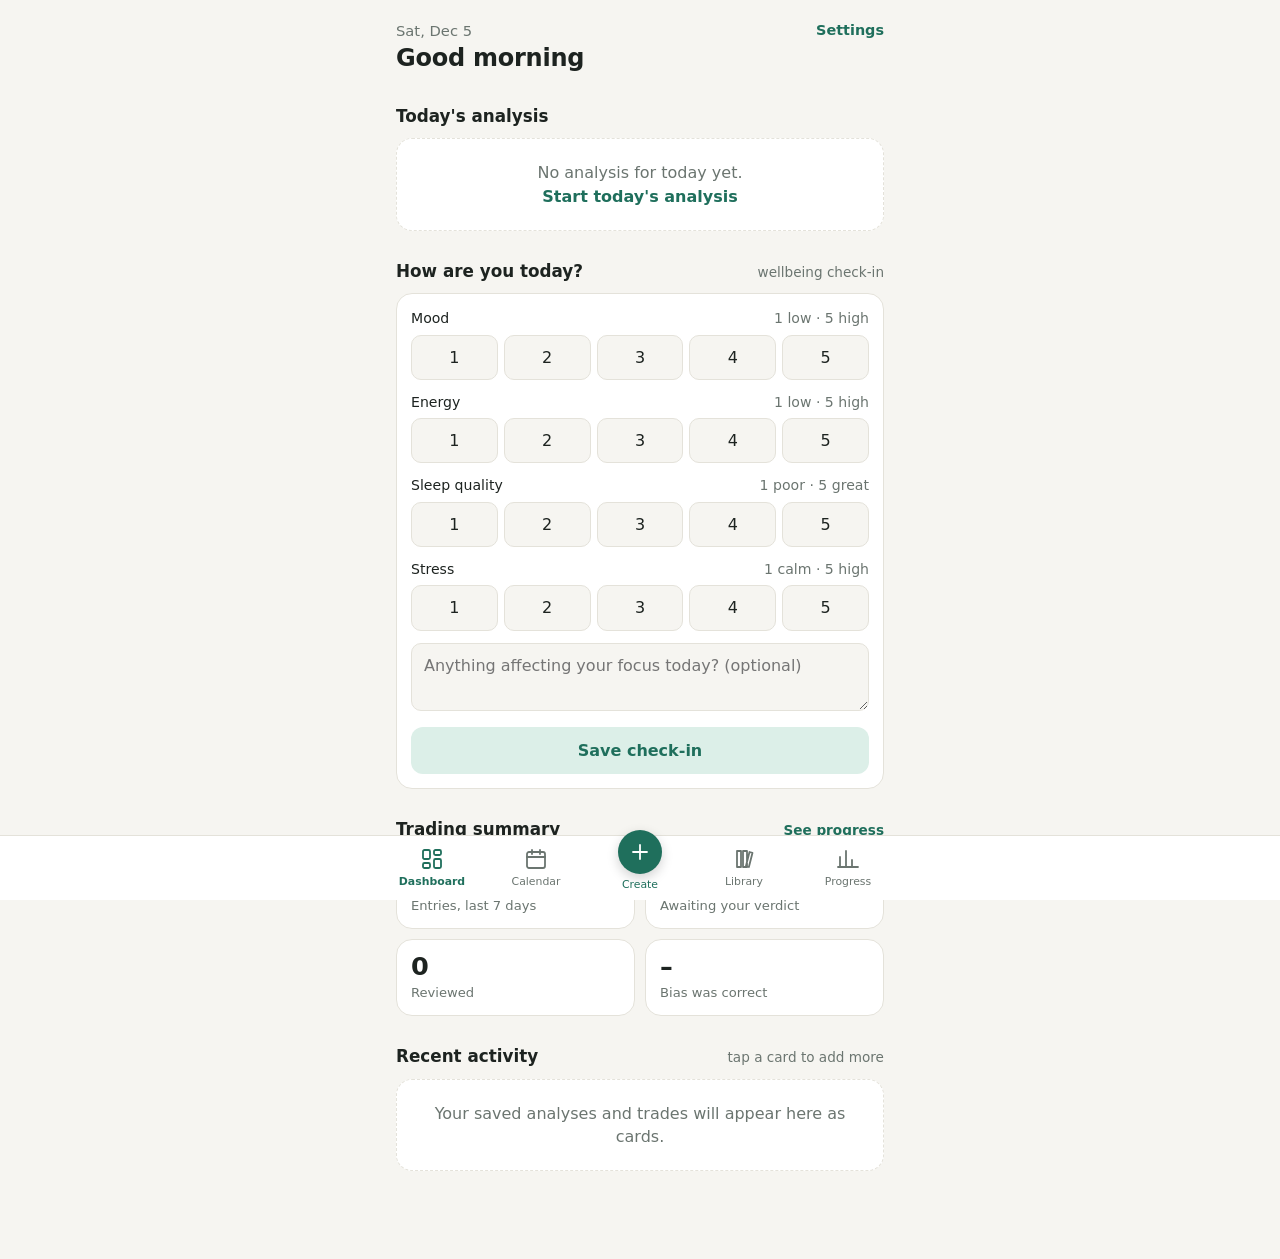
<file: index.html>
<!doctype html>
<html lang="en">
<head>
  <meta charset="utf-8">
  <meta name="viewport" content="width=device-width, initial-scale=1, viewport-fit=cover">
  <meta name="theme-color" content="#1f6f5c">
  <link rel="manifest" href="manifest.webmanifest">
  <link rel="icon" href="icons/icon-192.png">
  <link rel="apple-touch-icon" href="icons/apple-touch-icon.png">
  <meta name="mobile-web-app-capable" content="yes">
  <meta name="apple-mobile-web-app-capable" content="yes">
  <meta name="apple-mobile-web-app-title" content="Journal">
  <title>Dashboard · Trading Journal</title>
  <link rel="stylesheet" href="css/style.css">
</head>
<body>
  <main class="page">
    <div style="display:flex;justify-content:space-between;align-items:center">
      <p class="sub" id="todayLabel"></p>
      <a class="link" href="settings.html" style="font-size:.9rem">Settings</a>
    </div>
    <h1 id="greeting">Hello</h1>

    <h2>Today's analysis</h2>
    <div id="todayList"></div>

    <h2>How are you today? <small>wellbeing check-in</small></h2>
    <div class="card">
      <div id="checkinFields"></div>
      <textarea id="checkinNote" placeholder="Anything affecting your focus today? (optional)"></textarea>
      <div style="height:10px"></div>
      <button class="btn secondary" id="saveCheckin" type="button">Save check-in</button>
    </div>

    <h2>Trading summary <small><a class="link" href="progress.html">See progress</a></small></h2>
    <div class="tiles" id="summary"></div>
    <div class="insight" id="insight" hidden></div>

    <div class="insight" id="backupNote" hidden></div>

    <h2>Recent activity <small>tap a card to add more</small></h2>
    <div id="recentList"></div>
  </main>

  <nav id="nav"></nav>
  <script src="js/store.js"></script>
  <script src="js/ui.js"></script>
  <script src="js/dashboard.js"></script>
</body>
</html>
</file>
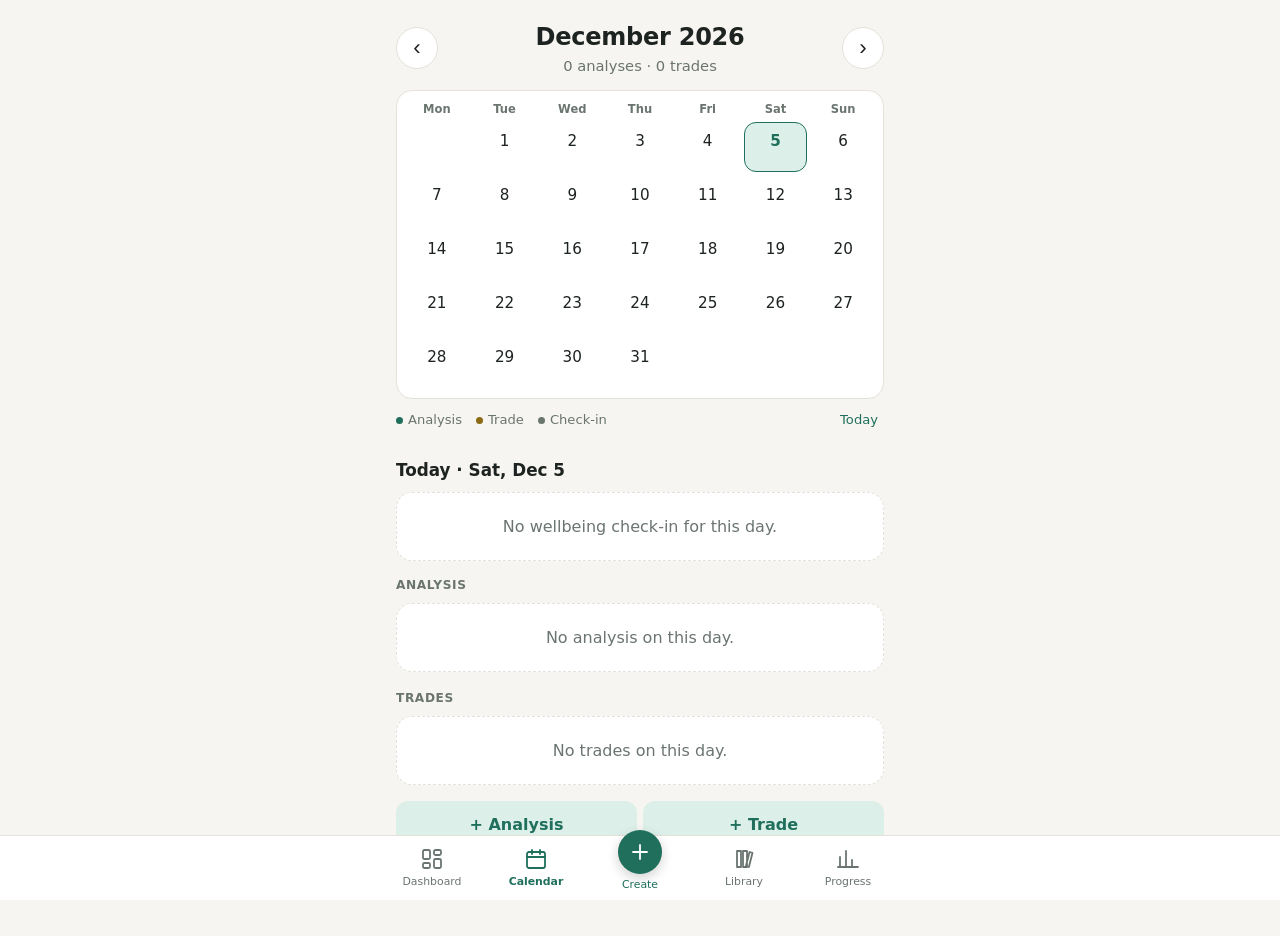
<file: calendar.html>
<!doctype html>
<html lang="en">
<head>
  <meta charset="utf-8">
  <meta name="viewport" content="width=device-width, initial-scale=1, viewport-fit=cover">
  <meta name="theme-color" content="#1f6f5c">
  <link rel="manifest" href="manifest.webmanifest">
  <link rel="icon" href="icons/icon-192.png">
  <link rel="apple-touch-icon" href="icons/apple-touch-icon.png">
  <meta name="mobile-web-app-capable" content="yes">
  <meta name="apple-mobile-web-app-capable" content="yes">
  <meta name="apple-mobile-web-app-title" content="Journal">
  <title>Calendar · Trading Journal</title>
  <link rel="stylesheet" href="css/style.css">
</head>
<body>
  <main class="page">
    <div class="calhead">
      <button type="button" id="prev" aria-label="Previous month">‹</button>
      <div class="calmid">
        <h1 id="monthTitle" style="margin:0"></h1>
        <p class="sub" id="monthSummary"></p>
      </div>
      <button type="button" id="next" aria-label="Next month">›</button>
    </div>

    <div class="card calcard">
      <div class="cal dow" id="dow"></div>
      <div class="cal" id="grid"></div>
    </div>
    <div class="legend">
      <span><i class="dot a"></i>Analysis</span>
      <span><i class="dot t"></i>Trade</span>
      <span><i class="dot c"></i>Check-in</span>
      <button type="button" id="todayBtn" class="link" style="margin-left:auto;background:none;border:0;font:inherit;cursor:pointer">Today</button>
    </div>

    <h2 id="dayTitle"></h2>
    <div id="dayCheckin"></div>

    <div class="subhead" style="margin-top:16px">Analysis</div>
    <div id="dayAnalyses"></div>
    <div class="subhead">Trades</div>
    <div id="dayTrades"></div>

    <div class="seg two" style="margin-top:16px">
      <a class="btn secondary" id="addAnalysis" href="create.html">+ Analysis</a>
      <a class="btn secondary" id="addTrade" href="create.html">+ Trade</a>
    </div>
  </main>

  <nav id="nav"></nav>
  <script src="js/store.js"></script>
  <script src="js/ui.js"></script>
  <script src="js/calendar.js"></script>
</body>
</html>
</file>
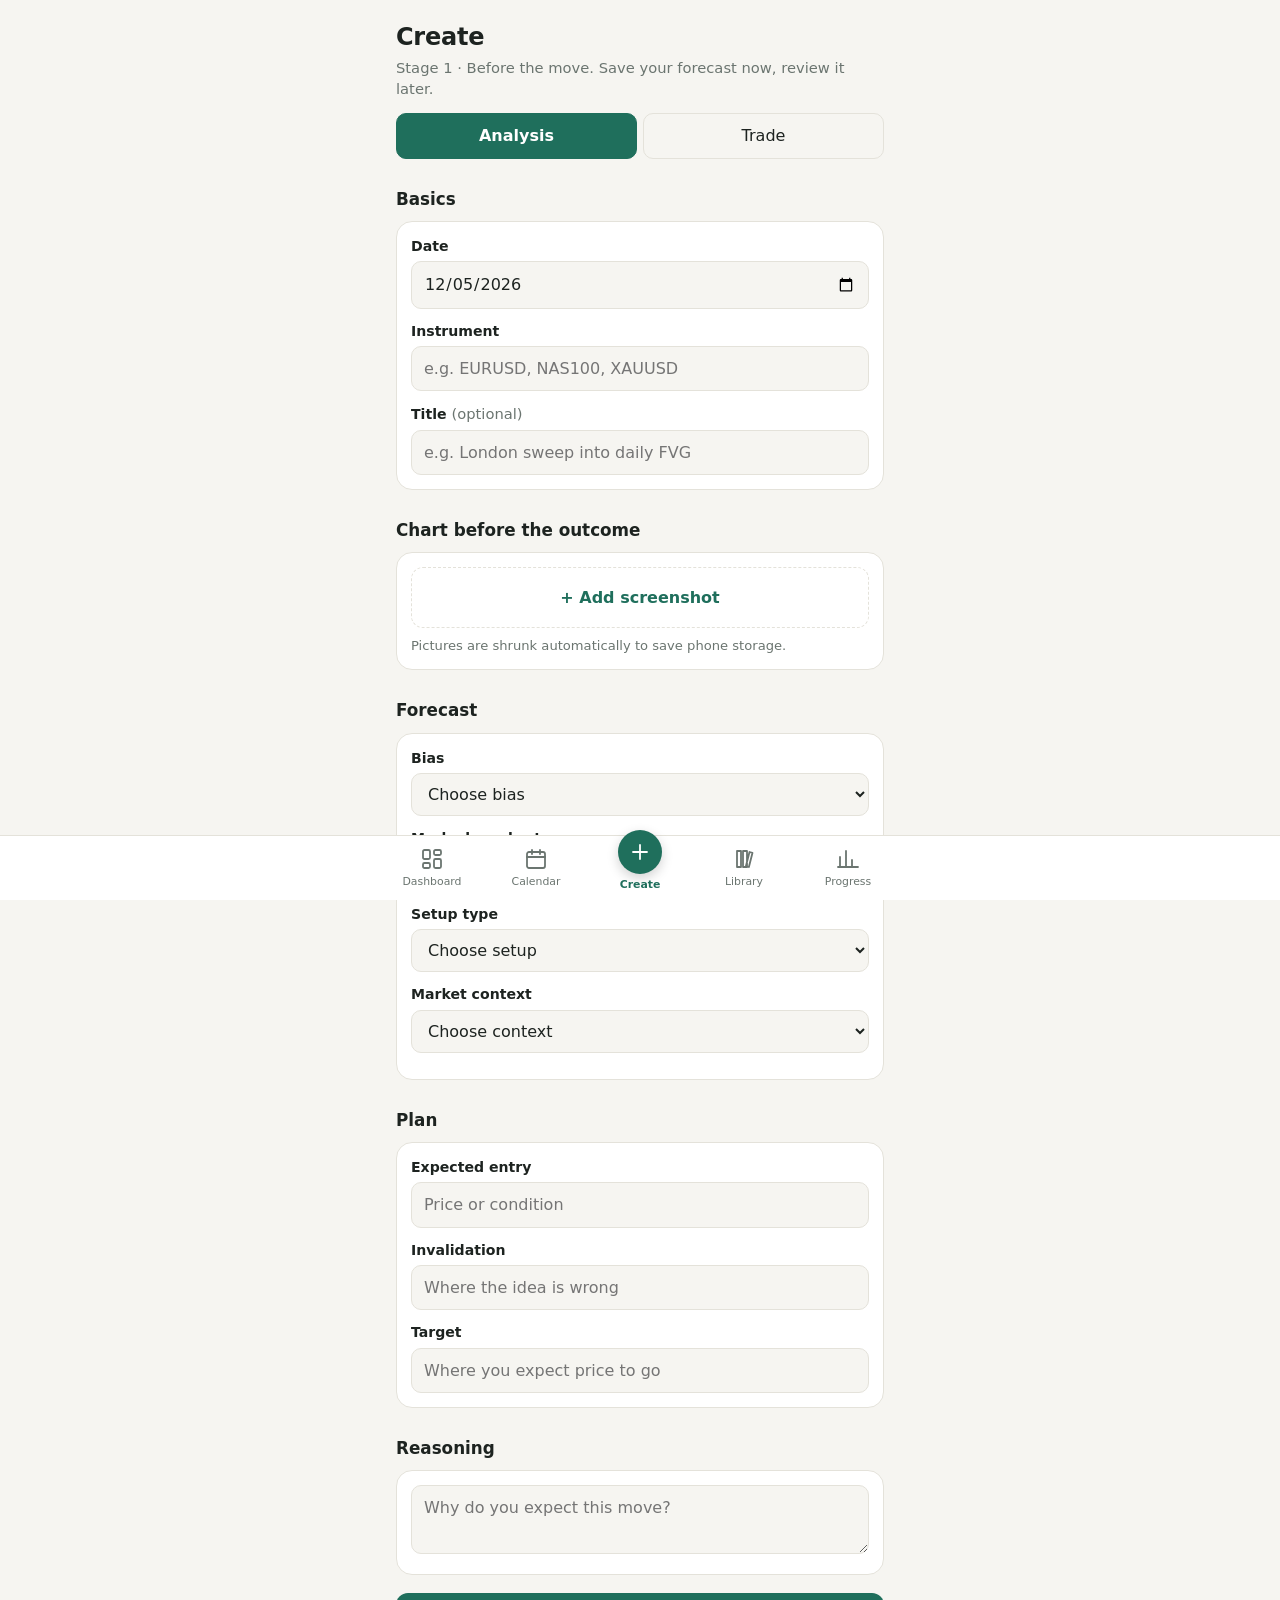
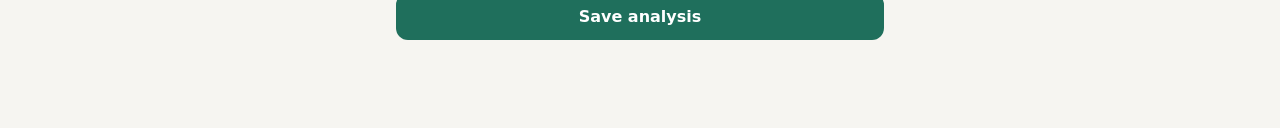
<file: create.html>
<!doctype html>
<html lang="en">
<head>
  <meta charset="utf-8">
  <meta name="viewport" content="width=device-width, initial-scale=1, viewport-fit=cover">
  <meta name="theme-color" content="#1f6f5c">
  <link rel="manifest" href="manifest.webmanifest">
  <link rel="icon" href="icons/icon-192.png">
  <link rel="apple-touch-icon" href="icons/apple-touch-icon.png">
  <meta name="mobile-web-app-capable" content="yes">
  <meta name="apple-mobile-web-app-capable" content="yes">
  <meta name="apple-mobile-web-app-title" content="Journal">
  <title>Create · Trading Journal</title>
  <link rel="stylesheet" href="css/style.css">
</head>
<body>
  <main class="page">
    <h1>Create</h1>
    <p class="sub">Stage 1 · Before the move. Save your forecast now, review it later.</p>

    <div class="seg two" id="typeSeg" style="margin-top:14px">
      <button type="button" data-t="analysis" aria-pressed="true">Analysis</button>
      <button type="button" data-t="trade" aria-pressed="false">Trade</button>
    </div>

    <h2>Basics</h2>
    <div class="card">
      <div class="field"><label for="date">Date</label><input type="date" id="date"></div>
      <div class="field"><label for="instrument">Instrument</label><input id="instrument" placeholder="e.g. EURUSD, NAS100, XAUUSD" autocapitalize="characters"></div>
      <div class="field" style="margin-bottom:0"><label for="title">Title <span class="sub">(optional)</span></label><input id="title" placeholder="e.g. London sweep into daily FVG"></div>
    </div>

    <h2>Chart before the outcome <small id="imgCount"></small></h2>
    <div class="card">
      <div class="thumbs" id="thumbs"></div>
      <label class="upload" id="uploadBtn">
        <input type="file" id="file" accept="image/*" multiple hidden>
        <span>+ Add screenshot</span>
      </label>
      <p class="hint">Pictures are shrunk automatically to save phone storage.</p>
    </div>

    <h2>Forecast</h2>
    <div class="card">
      <div class="field"><label for="bias">Bias</label>
        <select id="bias">
          <option value="">Choose bias</option>
          <option value="bullish">Bullish</option>
          <option value="bearish">Bearish</option>
          <option value="neutral">Neutral</option>
        </select>
      </div>
      <div class="field"><label>Marked on chart</label><div class="chipbtns" id="markings"></div></div>
      <div class="field"><label for="setup">Setup type</label><select id="setup"></select></div>
      <div class="field"><label for="context">Market context</label><select id="context"></select></div>
    </div>

    <h2>Plan</h2>
    <div class="card">
      <div class="field"><label for="entry">Expected entry</label><input id="entry" placeholder="Price or condition"></div>
      <div class="field"><label for="invalidation">Invalidation</label><input id="invalidation" placeholder="Where the idea is wrong"></div>
      <div class="field" style="margin-bottom:0"><label for="target">Target</label><input id="target" placeholder="Where you expect price to go"></div>
    </div>

    <h2>Reasoning</h2>
    <div class="card">
      <textarea id="reasoning" placeholder="Why do you expect this move?"></textarea>
    </div>

    <div style="height:18px"></div>
    <button class="btn" id="save" type="button">Save analysis</button>
  </main>

  <nav id="nav"></nav>
  <script src="js/store.js"></script>
  <script src="js/ui.js"></script>
  <script src="js/create.js"></script>
</body>
</html>
</file>
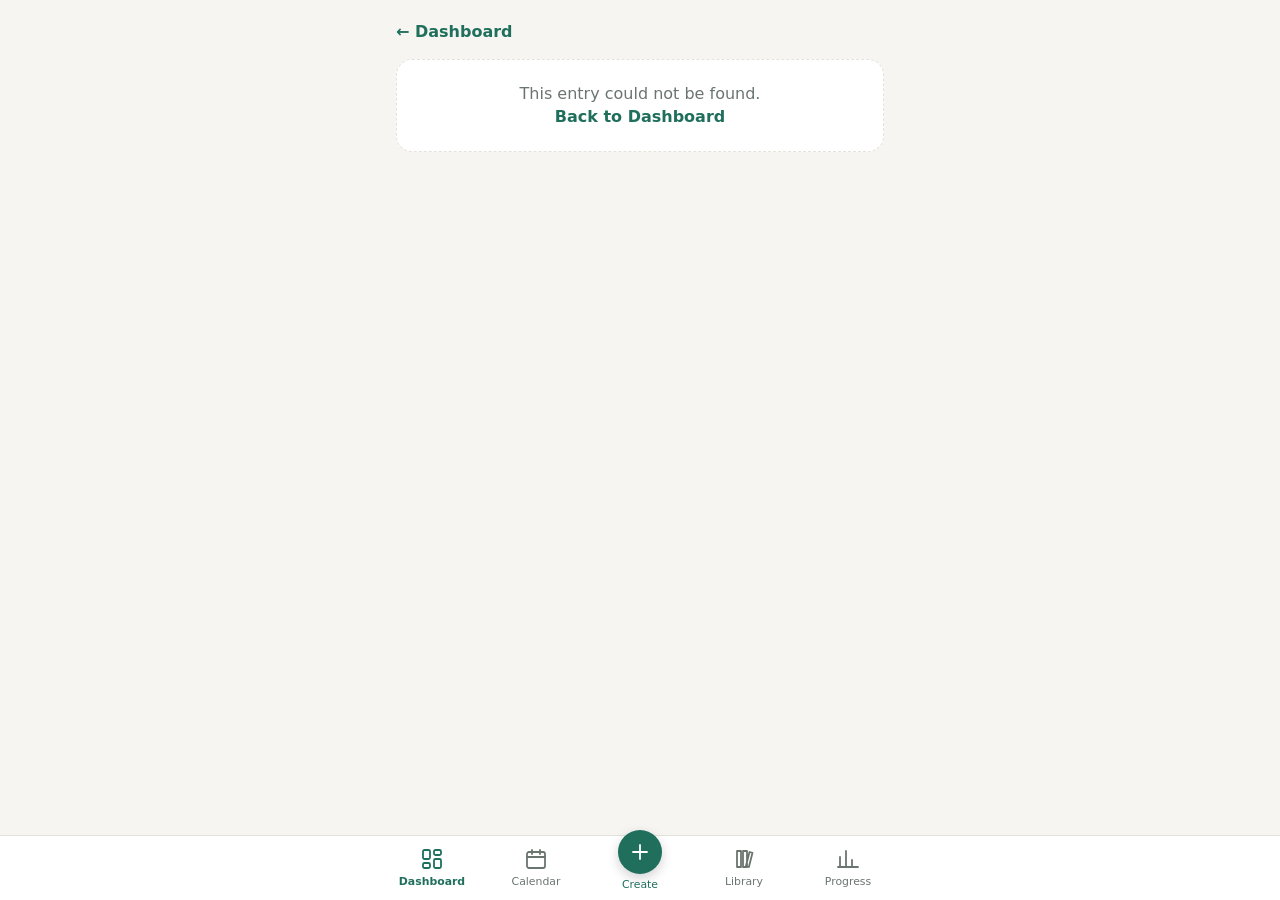
<file: entry.html>
<!doctype html>
<html lang="en">
<head>
  <meta charset="utf-8">
  <meta name="viewport" content="width=device-width, initial-scale=1, viewport-fit=cover">
  <meta name="theme-color" content="#1f6f5c">
  <link rel="manifest" href="manifest.webmanifest">
  <link rel="icon" href="icons/icon-192.png">
  <link rel="apple-touch-icon" href="icons/apple-touch-icon.png">
  <meta name="mobile-web-app-capable" content="yes">
  <meta name="apple-mobile-web-app-capable" content="yes">
  <meta name="apple-mobile-web-app-title" content="Journal">
  <title>Entry · Trading Journal</title>
  <link rel="stylesheet" href="css/style.css">
</head>
<body>
  <main class="page">
    <a class="link" href="index.html">← Dashboard</a>

    <div id="missing" hidden class="card empty" style="margin-top:16px">
      This entry could not be found.<br><a href="index.html">Back to Dashboard</a>
    </div>

    <div id="content">
      <h1 id="hTitle" style="margin-top:10px"></h1>
      <p class="sub" id="hMeta"></p>
      <div class="row" id="hTags" style="display:flex;gap:6px;flex-wrap:wrap;margin-top:8px"></div>
      <p class="hint" id="status">Changes save automatically.</p>

      <details class="stage" id="dDetails">
        <summary>Details</summary>
        <div class="card">
          <div class="field"><label for="fType">Type</label>
            <select id="fType" data-k="type"><option value="analysis">Analysis</option><option value="trade">Trade</option></select></div>
          <div class="field"><label for="fDate">Date</label><input type="date" id="fDate" data-k="date"></div>
          <div class="field"><label for="fInstrument">Instrument</label><input id="fInstrument" data-k="instrument" autocapitalize="characters"></div>
          <div class="field" style="margin-bottom:0"><label for="fTitle">Title</label><input id="fTitle" data-k="title"></div>
        </div>
      </details>

      <details class="stage" id="dS1">
        <summary>Stage 1 · Before the move</summary>
        <div class="card">
          <div class="subhead" style="margin-top:0">Chart before the outcome <span id="count1"></span></div>
          <div class="thumbs" id="thumbs1"></div>
          <label class="upload" id="upload1"><input type="file" id="file1" accept="image/*" multiple hidden><span>+ Add screenshot</span></label>

          <div class="subhead">Forecast</div>
          <div class="field"><label for="fBias">Bias</label>
            <select id="fBias" data-k="stage1_forecast.bias">
              <option value="">Choose bias</option><option value="bullish">Bullish</option><option value="bearish">Bearish</option><option value="neutral">Neutral</option>
            </select></div>
          <div class="field"><label>Marked on chart</label><div class="chipbtns" id="markings"></div></div>
          <div class="field"><label for="fSetup1">Setup type</label><select id="fSetup1" data-k="stage1_forecast.setup" data-opts="Setup" data-ph="Choose setup"></select></div>
          <div class="field"><label for="fContext1">Market context</label><select id="fContext1" data-k="stage1_forecast.marketContext" data-opts="Market context" data-ph="Choose context"></select></div>

          <div class="subhead">Plan</div>
          <div class="field"><label for="fEntry">Expected entry</label><input id="fEntry" data-k="stage1_forecast.entry"></div>
          <div class="field"><label for="fInval">Invalidation</label><input id="fInval" data-k="stage1_forecast.invalidation"></div>
          <div class="field"><label for="fTarget">Target</label><input id="fTarget" data-k="stage1_forecast.target"></div>
          <div class="field" style="margin-bottom:0"><label for="fReason">Reasoning</label><textarea id="fReason" data-k="stage1_forecast.reasoning" placeholder="Why did you expect this move?"></textarea></div>
        </div>
      </details>

      <details class="stage" id="dS2" open>
        <summary>Stage 2 · What happened</summary>
        <div class="card">
          <div class="subhead" style="margin-top:0">Chart after the move <span id="count2"></span></div>
          <div class="thumbs" id="thumbs2"></div>
          <label class="upload" id="upload2"><input type="file" id="file2" accept="image/*" multiple hidden><span>+ Add screenshot</span></label>
          <div class="field" style="margin:14px 0 0"><label for="fOutcome">Notes</label>
            <textarea id="fOutcome" data-k="stage2_outcome.notes" placeholder="What actually happened after your forecast?"></textarea></div>
        </div>
      </details>

      <details class="stage" id="dS3" open>
        <summary>Stage 3 · Your verdict</summary>
        <div class="card">
          <div class="field"><label for="fDir">Was the directional bias correct?</label>
            <select id="fDir" data-k="stage3_verdict.directionCorrect"><option value="">Choose</option><option value="yes">Yes</option><option value="partly">Partly</option><option value="no">No</option></select></div>
          <div class="field"><label for="fValid">Was the setup valid according to your rules?</label>
            <select id="fValid" data-k="stage3_verdict.setupValid"><option value="">Choose</option><option value="yes">Yes</option><option value="no">No</option></select></div>
          <div class="field"><label for="fPlan">Did entry and risk management follow your plan?</label>
            <select id="fPlan" data-k="stage3_verdict.planFollowed"><option value="">Choose</option><option value="yes">Yes</option><option value="partly">Partly</option><option value="no">No</option></select></div>

          <div class="subhead">What it was</div>
          <div class="field"><label for="fSetup3">Setup type</label><select id="fSetup3" data-k="stage3_verdict.setup" data-opts="Setup" data-ph="Choose setup"></select></div>
          <div class="field"><label for="fContext3">Market context</label><select id="fContext3" data-k="stage3_verdict.marketContext" data-opts="Market context" data-ph="Choose context"></select></div>
          <p class="hint" style="margin-top:-4px">Prefilled from your forecast. Change them if the reality was different.</p>

          <div class="subhead">The lesson</div>
          <div class="field"><label for="pmCat">Category</label><select id="pmCat" data-k="stage3_verdict.primaryMistake.category"></select></div>
          <div class="field"><label for="pmItem">Primary mistake or behaviour</label><select id="pmItem" data-k="stage3_verdict.primaryMistake.mistake"></select></div>
          <div class="field"><label for="fEvidence">Evidence</label><textarea id="fEvidence" data-k="stage3_verdict.evidence" placeholder="What shows this happened?"></textarea></div>
          <div class="field"><label for="fCause">What caused the loss or missed opportunity?</label><textarea id="fCause" data-k="stage3_verdict.cause"></textarea></div>
          <div class="field"><label for="fNext">What will you do differently next time?</label><textarea id="fNext" data-k="stage3_verdict.nextTime"></textarea></div>
          <div class="field" style="margin-bottom:14px"><label for="fFix">Corrective action</label><textarea id="fFix" data-k="stage3_verdict.correctiveAction" placeholder="A rule you can follow next time"></textarea></div>
          <button class="btn" id="reviewBtn" type="button">Mark as reviewed</button>
          <button class="btn secondary" id="libBtn" type="button" style="margin-top:10px">Save lesson to Library</button>
        </div>
      </details>

      <div style="height:22px"></div>
      <button class="btn danger" id="deleteBtn" type="button">Delete this entry</button>
    </div>
  </main>

  <div class="lightbox" id="lb" hidden>
    <button type="button" id="lbClose" aria-label="Close">×</button>
    <div class="lbScroll" id="lbScroll"><img id="lbImg" alt="Full size picture"></div>
  </div>

  <nav id="nav"></nav>
  <script src="js/store.js"></script>
  <script src="js/ui.js"></script>
  <script src="js/entry.js"></script>
</body>
</html>
</file>
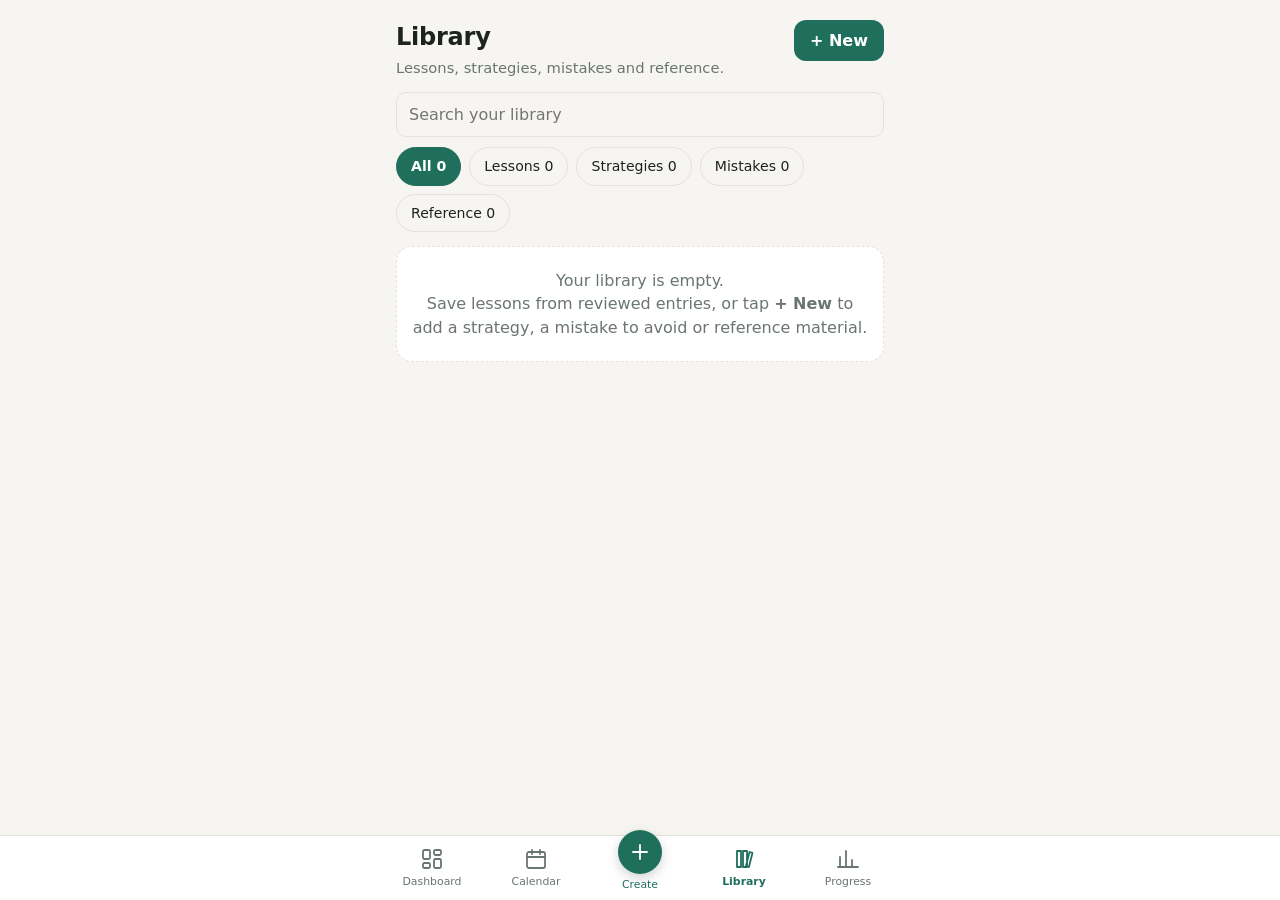
<file: library.html>
<!doctype html>
<html lang="en">
<head>
  <meta charset="utf-8">
  <meta name="viewport" content="width=device-width, initial-scale=1, viewport-fit=cover">
  <meta name="theme-color" content="#1f6f5c">
  <link rel="manifest" href="manifest.webmanifest">
  <link rel="icon" href="icons/icon-192.png">
  <link rel="apple-touch-icon" href="icons/apple-touch-icon.png">
  <meta name="mobile-web-app-capable" content="yes">
  <meta name="apple-mobile-web-app-capable" content="yes">
  <meta name="apple-mobile-web-app-title" content="Journal">
  <title>Library · Trading Journal</title>
  <link rel="stylesheet" href="css/style.css">
</head>
<body>
  <main class="page">

    <div id="listView">
      <div class="libhead">
        <div><h1>Library</h1><p class="sub">Lessons, strategies, mistakes and reference.</p></div>
        <button class="btn" id="newBtn" type="button">+ New</button>
      </div>
      <input class="search" id="q" type="search" placeholder="Search your library">
      <div class="chipbtns" id="filters"></div>
      <div id="list" style="margin-top:14px"></div>
    </div>

    <div id="editView" hidden>
      <button type="button" class="link" id="backBtn" style="background:none;border:0;font:inherit;cursor:pointer;padding:0">← Library</button>
      <h1 id="editTitle" style="margin-top:10px">New item</h1>

      <div class="card" style="margin-top:12px">
        <div class="field"><label for="eKind">Type</label><select id="eKind"></select></div>
        <div class="field"><label for="eTitle">Title</label><input id="eTitle" placeholder="e.g. Wait for the confirmation candle"></div>
        <div class="field"><label for="eBody">Notes</label><textarea id="eBody" class="tall" placeholder="Write the rule, the lesson or the reference here"></textarea></div>

        <div class="subhead">Related category <span class="sub" style="text-transform:none;letter-spacing:0">(optional)</span></div>
        <div class="field"><select id="eCat" aria-label="Category"></select></div>
        <div class="field"><select id="eItem" aria-label="Item"></select></div>

        <div class="subhead">Pictures <span id="count"></span></div>
        <div class="thumbs" id="thumbs"></div>
        <label class="upload" id="upload"><input type="file" id="file" accept="image/*" multiple hidden><span>+ Add picture</span></label>

        <p class="hint" id="sourceLine" hidden>From a journal entry: <a class="link" id="sourceLink" href="index.html">open it</a></p>
      </div>

      <div style="height:16px"></div>
      <button class="btn" id="saveBtn" type="button">Save</button>
      <div style="height:10px"></div>
      <button class="btn danger" id="deleteBtn" type="button" hidden>Delete this item</button>
    </div>
  </main>

  <div class="lightbox" id="lb" hidden>
    <button type="button" id="lbClose" aria-label="Close">×</button>
    <div class="lbScroll" id="lbScroll"><img id="lbImg" alt="Full size picture"></div>
  </div>

  <nav id="nav"></nav>
  <script src="js/store.js"></script>
  <script src="js/ui.js"></script>
  <script src="js/library.js"></script>
</body>
</html>
</file>
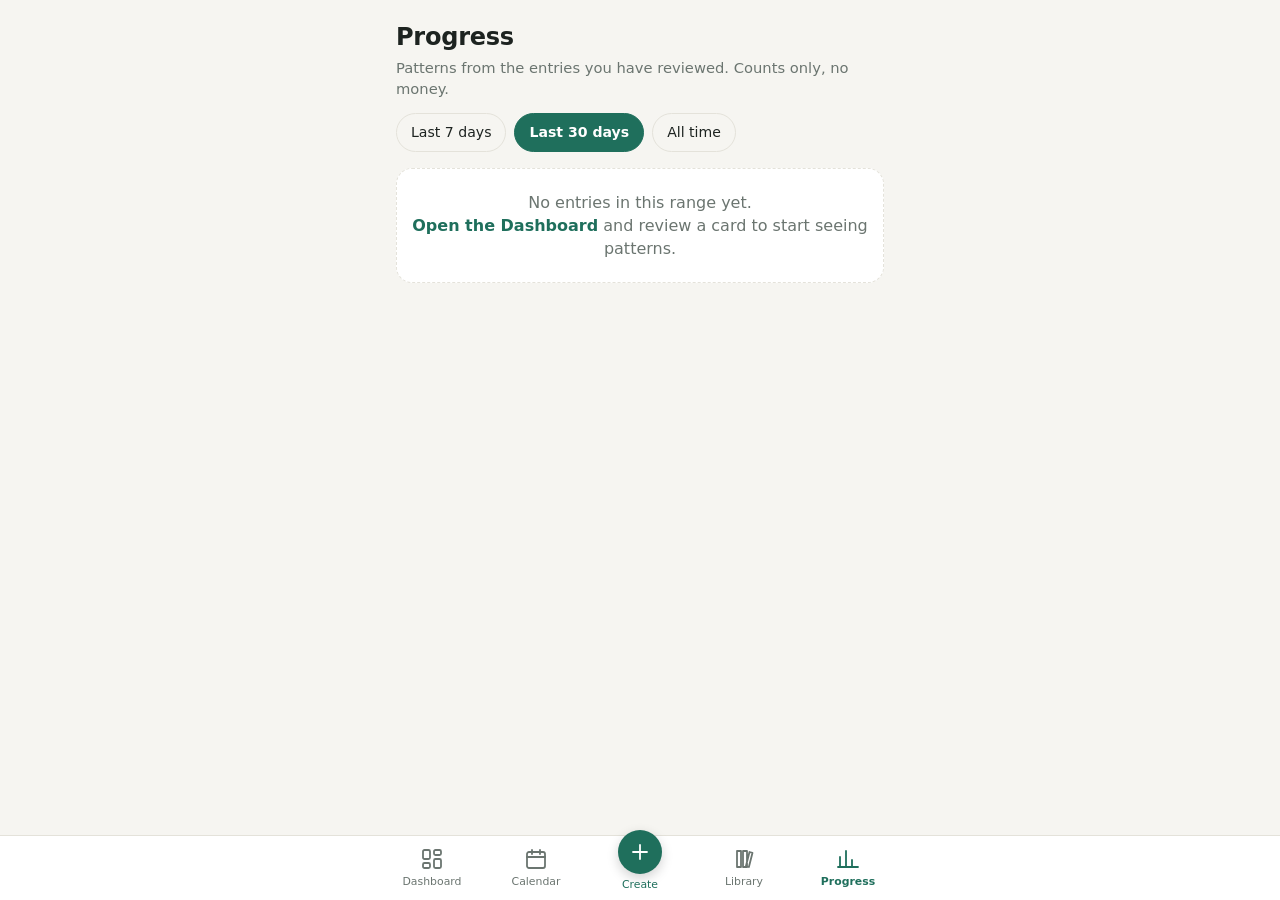
<file: progress.html>
<!doctype html>
<html lang="en">
<head>
  <meta charset="utf-8">
  <meta name="viewport" content="width=device-width, initial-scale=1, viewport-fit=cover">
  <meta name="theme-color" content="#1f6f5c">
  <link rel="manifest" href="manifest.webmanifest">
  <link rel="icon" href="icons/icon-192.png">
  <link rel="apple-touch-icon" href="icons/apple-touch-icon.png">
  <meta name="mobile-web-app-capable" content="yes">
  <meta name="apple-mobile-web-app-capable" content="yes">
  <meta name="apple-mobile-web-app-title" content="Journal">
  <title>Progress · Trading Journal</title>
  <link rel="stylesheet" href="css/style.css">
</head>
<body>
  <main class="page">
    <h1>Progress</h1>
    <p class="sub">Patterns from the entries you have reviewed. Counts only, no money.</p>

    <div class="chipbtns" id="range" style="margin-top:14px"></div>

    <div id="empty" class="card empty" style="margin-top:16px" hidden></div>

    <div id="report">
      <div class="tiles" id="tiles" style="margin-top:16px"></div>

      <h2>Accuracy <small>your verdicts</small></h2>
      <div class="card" id="accuracy"></div>

      <h2>Weekly reviews <small>last 8 weeks</small></h2>
      <div class="card" id="weekly"></div>

      <h2>Recurring mistakes</h2>
      <div class="card" id="mistakes"></div>

      <h2>What you did right</h2>
      <div class="card" id="positives"></div>

      <h2>By setup</h2>
      <div class="card" id="setups"></div>

      <h2>Wellbeing and your plan</h2>
      <div class="card" id="wellbeing"></div>
    </div>
  </main>

  <div class="vtip" id="tip" hidden></div>
  <nav id="nav"></nav>
  <script src="js/store.js"></script>
  <script src="js/ui.js"></script>
  <script src="js/progress.js"></script>
</body>
</html>
</file>
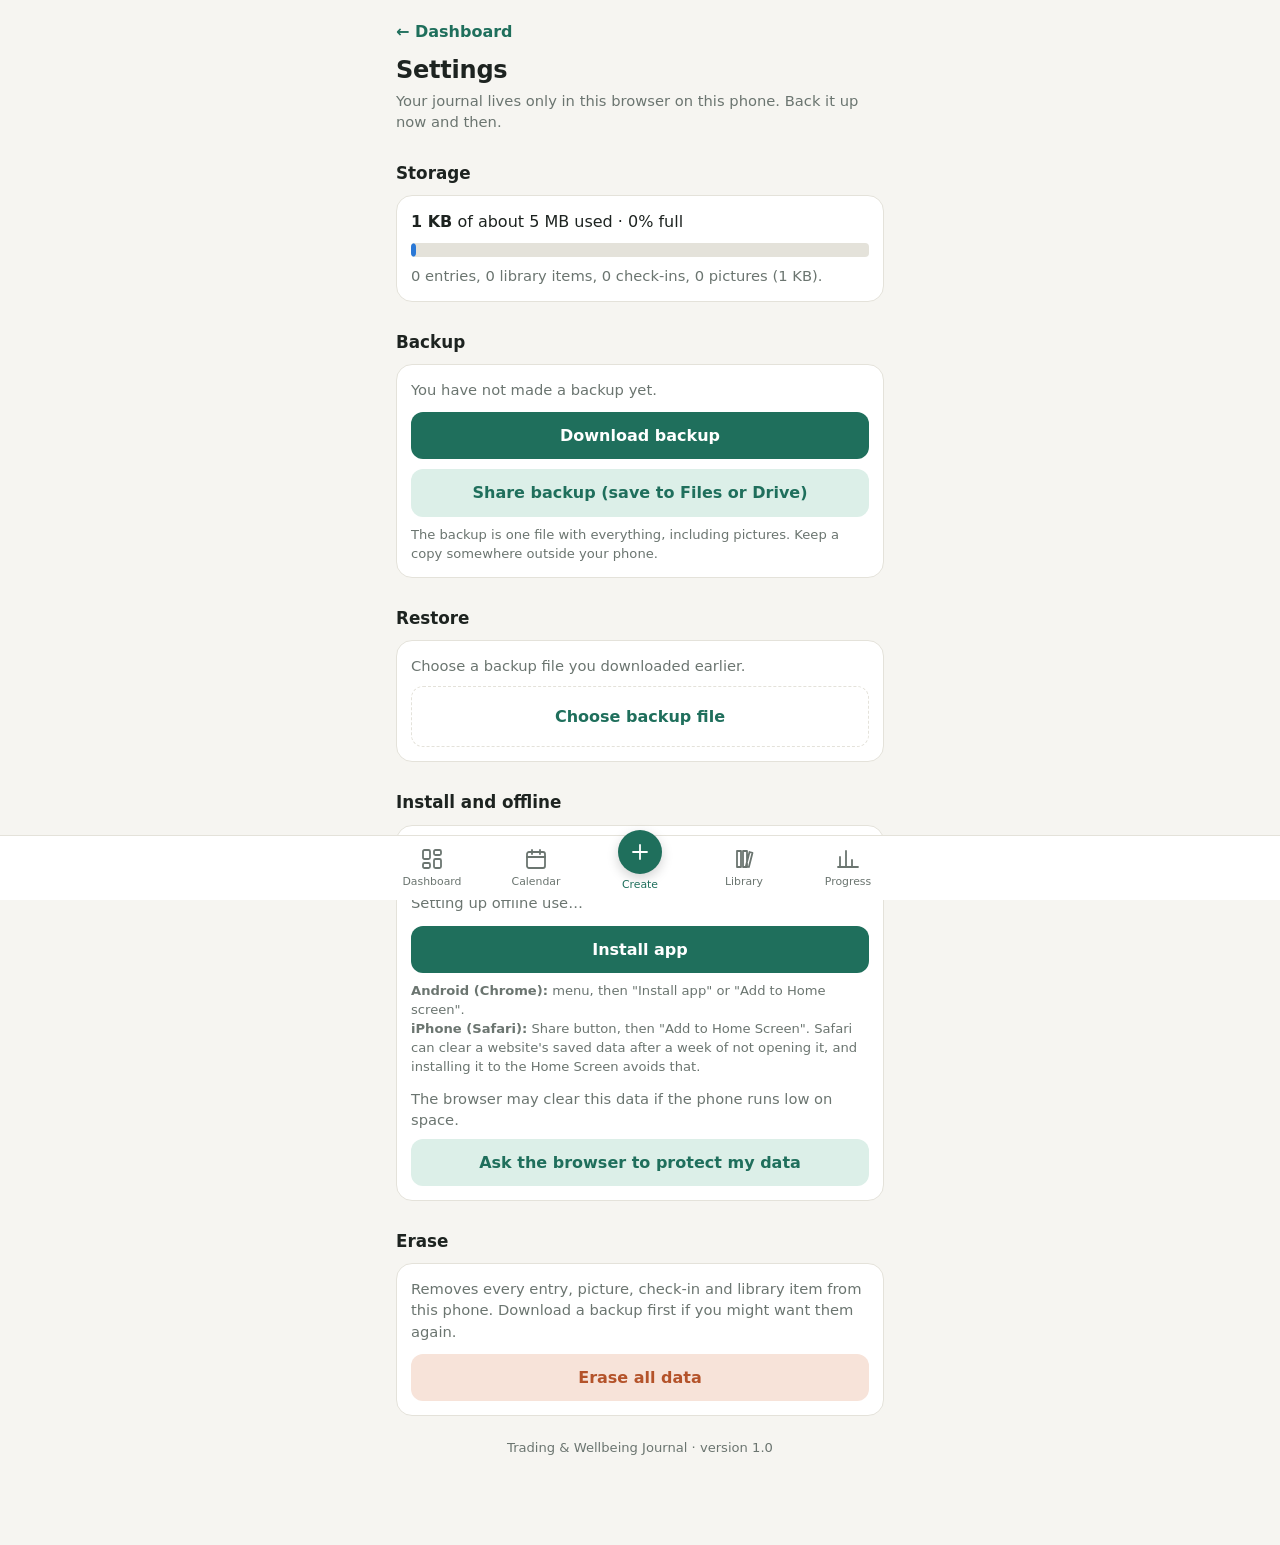
<file: settings.html>
<!doctype html>
<html lang="en">
<head>
  <meta charset="utf-8">
  <meta name="viewport" content="width=device-width, initial-scale=1, viewport-fit=cover">
  <meta name="theme-color" content="#1f6f5c">
  <link rel="manifest" href="manifest.webmanifest">
  <link rel="icon" href="icons/icon-192.png">
  <link rel="apple-touch-icon" href="icons/apple-touch-icon.png">
  <meta name="mobile-web-app-capable" content="yes">
  <meta name="apple-mobile-web-app-capable" content="yes">
  <meta name="apple-mobile-web-app-title" content="Journal">
  <title>Settings · Trading Journal</title>
  <link rel="stylesheet" href="css/style.css">
</head>
<body>
  <main class="page">
    <a class="link" href="index.html">← Dashboard</a>
    <h1 style="margin-top:10px">Settings</h1>
    <p class="sub">Your journal lives only in this browser on this phone. Back it up now and then.</p>

    <h2>Storage</h2>
    <div class="card">
      <div id="storageText"></div>
      <div class="meter" id="meter" role="img" aria-label="Storage used"><div class="fill" id="meterFill"></div></div>
      <p class="sub" id="storageDetail"></p>
      <p class="hint" id="storageWarn" hidden></p>
    </div>

    <h2>Backup</h2>
    <div class="card">
      <p class="sub" id="lastBackup"></p>
      <div class="stackbtn" style="margin-top:12px">
        <button class="btn" id="dlBtn" type="button">Download backup</button>
        <button class="btn secondary" id="shareBtn" type="button" hidden>Share backup (save to Files or Drive)</button>
      </div>
      <p class="hint">The backup is one file with everything, including pictures. Keep a copy somewhere outside your phone.</p>
    </div>

    <h2>Restore</h2>
    <div class="card">
      <p class="sub">Choose a backup file you downloaded earlier.</p>
      <label class="upload" style="margin-top:10px"><input type="file" id="restoreFile" accept=".json,application/json" hidden><span>Choose backup file</span></label>
      <div id="restoreBox" hidden style="margin-top:14px"></div>
    </div>

    <h2>Install and offline</h2>
    <div class="card">
      <p id="installStatus"></p>
      <p class="sub" id="offlineStatus" style="margin-top:6px"></p>
      <div class="stackbtn" style="margin-top:12px">
        <button class="btn" id="installBtn" type="button" hidden>Install app</button>
      </div>
      <p class="hint"><b>Android (Chrome):</b> menu, then "Install app" or "Add to Home screen".<br>
        <b>iPhone (Safari):</b> Share button, then "Add to Home Screen". Safari can clear a website's saved data after a week of not opening it, and installing it to the Home Screen avoids that.</p>
      <div id="persistBox" hidden style="margin-top:12px">
        <p class="sub" id="persistStatus"></p>
        <div class="stackbtn" style="margin-top:8px"><button class="btn secondary" id="persistBtn" type="button">Ask the browser to protect my data</button></div>
      </div>
    </div>

    <h2>Erase</h2>
    <div class="card">
      <p class="sub">Removes every entry, picture, check-in and library item from this phone. Download a backup first if you might want them again.</p>
      <div class="stackbtn" style="margin-top:12px"><button class="btn danger" id="eraseBtn" type="button">Erase all data</button></div>
    </div>

    <p class="hint" style="text-align:center;margin-top:22px">Trading &amp; Wellbeing Journal · version 1.0</p>
  </main>

  <nav id="nav"></nav>
  <script src="js/store.js"></script>
  <script src="js/ui.js"></script>
  <script src="js/settings.js"></script>
</body>
</html>
</file>
<file: css/style.css>
:root {
  --bg: #f6f5f1;
  --surface: #ffffff;
  --ink: #1d2320;
  --muted: #6b7570;
  --line: #e4e2da;
  --accent: #1f6f5c;
  --accent-ink: #ffffff;
  --accent-soft: #dcefe8;
  --warn: #b4532a;
  --warn-soft: #f7e3d9;
  --good: #1f6f5c;
  --amber: #8a6a12;
  --amber-soft: #f4ecd0;
  --radius: 16px;
  --nav-h: 64px;
}
@media (prefers-color-scheme: dark) {
  :root {
    --bg: #121614;
    --surface: #1b211e;
    --ink: #eceee9;
    --muted: #97a19b;
    --line: #2a322e;
    --accent: #4fb89c;
    --accent-ink: #0b1411;
    --accent-soft: #1f3a32;
    --warn: #e08a62;
    --warn-soft: #3a261c;
    --good: #4fb89c;
    --amber: #e0bf5a;
    --amber-soft: #3a3217;
  }
}
* { box-sizing: border-box; -webkit-tap-highlight-color: transparent; }
html, body { margin: 0; padding: 0; }
body {
  background: var(--bg);
  color: var(--ink);
  font: 16px/1.45 system-ui, -apple-system, "Segoe UI", Roboto, sans-serif;
  padding-bottom: calc(var(--nav-h) + env(safe-area-inset-bottom) + 24px);
}
.page { max-width: 520px; margin: 0 auto; padding: 20px 16px 0; }
h1 { font-size: 1.5rem; margin: 0 0 2px; letter-spacing: -0.01em; }
h2 { font-size: 1.05rem; margin: 28px 0 10px; display: flex; justify-content: space-between; align-items: baseline; }
h2 small { font-weight: 400; color: var(--muted); font-size: 0.85rem; }
h3 { font-size: 1rem; margin: 6px 0 2px; }
p { margin: 0; }
a { color: inherit; text-decoration: none; }
.sub { color: var(--muted); font-size: 0.92rem; }

.card {
  background: var(--surface);
  border: 1px solid var(--line);
  border-radius: var(--radius);
  padding: 14px;
  display: block;
}
.card + .card { margin-top: 10px; }
a.card:active { transform: scale(0.99); }
.empty { text-align: center; color: var(--muted); padding: 22px 14px; border-style: dashed; }
.empty a, .link { color: var(--accent); font-weight: 600; }

.tiles { display: grid; grid-template-columns: 1fr 1fr; gap: 10px; }
.tile { background: var(--surface); border: 1px solid var(--line); border-radius: var(--radius); padding: 12px 14px; }
.tile b { display: block; font-size: 1.6rem; line-height: 1.1; }
.tile span { color: var(--muted); font-size: 0.82rem; }
.insight { margin-top: 10px; background: var(--amber-soft); color: var(--amber); border-radius: var(--radius); padding: 10px 14px; font-size: 0.92rem; }

.entry .row { display: flex; gap: 6px; flex-wrap: wrap; align-items: center; }
.entry .body { display: flex; gap: 12px; align-items: flex-start; margin-top: 6px; }
.entry .thumb { width: 64px; height: 64px; border-radius: 10px; object-fit: cover; background: var(--line); flex: none; }
.entry .meta { color: var(--muted); font-size: 0.85rem; }
.tag { font-size: 0.72rem; font-weight: 600; padding: 3px 9px; border-radius: 99px; background: var(--line); color: var(--muted); }
.tag.s1 { background: var(--amber-soft); color: var(--amber); }
.tag.s2 { background: var(--accent-soft); color: var(--accent); }
.tag.s3 { background: var(--accent); color: var(--accent-ink); }
.tag.bull { background: var(--accent-soft); color: var(--accent); }
.tag.bear { background: var(--warn-soft); color: var(--warn); }

.scale { margin-bottom: 12px; }
.scale label { display: flex; justify-content: space-between; font-size: 0.88rem; margin-bottom: 6px; }
.scale label span { color: var(--muted); }
.seg { display: grid; grid-template-columns: repeat(5, 1fr); gap: 6px; }
.seg button {
  font: inherit; padding: 10px 0; border-radius: 10px; border: 1px solid var(--line);
  background: var(--bg); color: var(--ink); cursor: pointer;
}
.seg button[aria-pressed="true"] { background: var(--accent); color: var(--accent-ink); border-color: var(--accent); font-weight: 700; }
textarea, input, select {
  width: 100%; font: inherit; color: var(--ink); background: var(--bg);
  border: 1px solid var(--line); border-radius: 10px; padding: 10px 12px;
}
textarea { min-height: 64px; resize: vertical; }
.btn {
  display: inline-block; width: 100%; text-align: center; font: inherit; font-weight: 700;
  padding: 12px; border-radius: 12px; border: 0; cursor: pointer;
  background: var(--accent); color: var(--accent-ink);
}
.btn.secondary { background: var(--accent-soft); color: var(--accent); }

nav.bottom {
  position: fixed; left: 0; right: 0; bottom: 0; z-index: 10;
  background: var(--surface); border-top: 1px solid var(--line);
  padding-bottom: env(safe-area-inset-bottom);
}
nav.bottom .inner { max-width: 520px; margin: 0 auto; height: var(--nav-h); display: grid; grid-template-columns: repeat(5, 1fr); }
nav.bottom a { display: flex; flex-direction: column; align-items: center; justify-content: center; gap: 3px; font-size: 0.68rem; color: var(--muted); }
nav.bottom a svg { width: 24px; height: 24px; fill: none; stroke: currentColor; stroke-width: 1.8; stroke-linecap: round; stroke-linejoin: round; }
nav.bottom a.active { color: var(--accent); font-weight: 700; }
nav.bottom a.create .plus {
  width: 44px; height: 44px; border-radius: 50%; background: var(--accent); color: var(--accent-ink);
  display: flex; align-items: center; justify-content: center; margin-top: -14px;
  box-shadow: 0 4px 12px rgba(0,0,0,.18);
}
nav.bottom a.create { color: var(--accent); }

.toast {
  position: fixed; left: 50%; transform: translateX(-50%); bottom: calc(var(--nav-h) + 20px + env(safe-area-inset-bottom));
  background: var(--ink); color: var(--bg); padding: 10px 16px; border-radius: 99px; font-size: 0.9rem; z-index: 20;
}
.field { margin-bottom: 12px; }
.field label, .field > label { display: block; font-size: 0.88rem; font-weight: 600; margin-bottom: 5px; }
.field label .sub { font-weight: 400; }
.hint { color: var(--muted); font-size: 0.82rem; margin-top: 8px; }
.seg.two { grid-template-columns: 1fr 1fr; }
.upload {
  display: flex; align-items: center; justify-content: center; gap: 8px; cursor: pointer;
  border: 1.5px dashed var(--line); border-radius: 12px; padding: 18px; color: var(--accent); font-weight: 600;
}
.thumbs { display: none; grid-template-columns: repeat(3, 1fr); gap: 8px; margin-bottom: 10px; }
.thumbs .t { position: relative; aspect-ratio: 1; border-radius: 10px; overflow: hidden; background: var(--line); }
.thumbs img { width: 100%; height: 100%; object-fit: cover; display: block; }
.thumbs button {
  position: absolute; top: 4px; right: 4px; width: 26px; height: 26px; border-radius: 50%;
  border: 0; background: rgba(0, 0, 0, .65); color: #fff; font-size: 1rem; line-height: 1; cursor: pointer;
}
.chipbtns { display: flex; flex-wrap: wrap; gap: 8px; }
.chipbtns button {
  font: inherit; font-size: 0.88rem; padding: 8px 14px; border-radius: 99px;
  border: 1px solid var(--line); background: var(--bg); color: var(--ink); cursor: pointer;
}
.chipbtns button[aria-pressed="true"] { background: var(--accent); color: var(--accent-ink); border-color: var(--accent); font-weight: 700; }
details.stage { margin-top: 14px; }
details.stage > summary {
  list-style: none; cursor: pointer; font-weight: 700; padding: 13px 14px;
  background: var(--surface); border: 1px solid var(--line); border-radius: var(--radius);
  display: flex; justify-content: space-between; align-items: center;
}
details.stage > summary::-webkit-details-marker { display: none; }
details.stage > summary::after { content: '+'; color: var(--muted); font-size: 1.3rem; line-height: 1; }
details.stage[open] > summary::after { content: '–'; }
details.stage[open] > summary { border-bottom-left-radius: 0; border-bottom-right-radius: 0; border-bottom-color: transparent; }
details.stage > .card { border-top-left-radius: 0; border-top-right-radius: 0; border-top-color: transparent; margin-top: 0; }
.subhead { font-size: 0.76rem; text-transform: uppercase; letter-spacing: 0.05em; color: var(--muted); margin: 18px 0 8px; font-weight: 600; }
.btn.danger { background: var(--warn-soft); color: var(--warn); }
.lightbox { position: fixed; inset: 0; background: rgba(0, 0, 0, .94); z-index: 30; display: flex; }
.lightbox[hidden] { display: none; }
.lightbox #lbClose {
  position: fixed; top: calc(10px + env(safe-area-inset-top)); right: 12px; z-index: 31; width: 40px; height: 40px;
  border-radius: 50%; border: 0; background: rgba(255, 255, 255, .18); color: #fff; font-size: 1.5rem; cursor: pointer;
}
.lbScroll { overflow: auto; width: 100%; height: 100%; display: flex; align-items: center; justify-content: center; }
.lbScroll img { max-width: 100%; max-height: 100%; object-fit: contain; }
.lbScroll.zoom { display: block; }
.lbScroll.zoom img { max-width: none; max-height: none; width: 260%; }
.calhead { display: flex; align-items: center; gap: 8px; margin-bottom: 14px; }
.calhead .calmid { flex: 1; text-align: center; }
.calhead button {
  width: 42px; height: 42px; border-radius: 50%; border: 1px solid var(--line); background: var(--surface);
  color: var(--ink); font-size: 1.4rem; line-height: 1; cursor: pointer;
}
.calcard { padding: 10px 8px; }
.cal { display: grid; grid-template-columns: repeat(7, 1fr); gap: 4px; }
.cal.dow { margin-bottom: 4px; }
.cal.dow span { text-align: center; font-size: 0.72rem; color: var(--muted); font-weight: 600; }
.cal .blank { min-height: 50px; }
.day {
  min-height: 50px; border-radius: 12px; border: 1px solid transparent; background: transparent; color: var(--ink);
  font: inherit; display: flex; flex-direction: column; align-items: center; justify-content: center; gap: 4px; cursor: pointer; padding: 2px 0;
}
.day .n { font-size: 0.95rem; }
.day .dots { display: flex; gap: 3px; height: 7px; }
.day.today .n { font-weight: 800; color: var(--accent); }
.day.today { border-color: var(--line); }
.day.sel { background: var(--accent-soft); border-color: var(--accent); }
.dot { display: inline-block; width: 7px; height: 7px; border-radius: 50%; }
.dot.a { background: var(--accent); }
.dot.t { background: var(--amber); }
.dot.c { background: var(--muted); }
.legend { display: flex; gap: 14px; align-items: center; margin-top: 10px; font-size: 0.82rem; color: var(--muted); }
.legend .dot { margin-right: 5px; vertical-align: middle; }
.seg.two a.btn { display: block; }
.libhead { display: flex; justify-content: space-between; align-items: flex-start; gap: 12px; }
.libhead .btn { width: auto; padding: 9px 16px; flex: none; }
.search { margin: 14px 0 10px; }
.libitem { width: 100%; color: inherit; }
.libitem .body > div { min-width: 0; }
.libitem .snip {
  color: var(--muted); font-size: 0.9rem; margin-top: 4px; white-space: pre-line;
  display: -webkit-box; -webkit-line-clamp: 2; -webkit-box-orient: vertical; overflow: hidden;
}
textarea.tall { min-height: 150px; }
/* Progress charts. Palette checked with the dataviz validator for light and dark. */
:root { --v-yes: #2a78d6; --v-partly: #86b6ef; --v-no: #898781; --v-bar: #2a78d6; }
@media (prefers-color-scheme: dark) {
  :root { --v-yes: #3987e5; --v-partly: #184f95; --v-no: #898781; --v-bar: #3987e5; }
}
.arow + .arow { margin-top: 18px; }
.atitle { font-size: 0.92rem; font-weight: 600; }
.stack { display: flex; gap: 2px; height: 18px; margin: 8px 0; }
.stack .seg { min-width: 4px; }
.stack .seg:last-child { border-radius: 0 4px 4px 0; }
.seg.yes, .sw.yes, .s.ok { background: var(--v-yes); }
.seg.partly, .sw.partly { background: var(--v-partly); }
.seg.no, .sw.no, .s.other { background: var(--v-no); }
.keys { display: flex; flex-wrap: wrap; gap: 4px 14px; font-size: 0.82rem; color: var(--muted); }
.key .sw { display: inline-block; width: 10px; height: 10px; border-radius: 2px; margin-right: 5px; }
.hrow { padding: 7px 0; cursor: default; }
.hrow + .hrow { border-top: 1px solid var(--line); }
.hrow .top { display: flex; justify-content: space-between; gap: 8px; font-size: 0.92rem; }
.hrow .cat { color: var(--muted); font-size: 0.8rem; }
.hbar { display: flex; align-items: center; gap: 8px; margin-top: 5px; }
.hbar .fill { height: 18px; background: var(--v-bar); border-radius: 0 4px 4px 0; min-width: 4px; }
.hbar .val { font-size: 0.85rem; }
.cols { display: flex; align-items: flex-end; gap: 8px; height: 140px; border-bottom: 1px solid var(--line); }
.col { flex: 1; display: flex; flex-direction: column; justify-content: flex-end; align-items: center; height: 100%; cursor: default; }
.col .tot { font-size: 0.75rem; color: var(--muted); margin-bottom: 3px; }
.stackc { display: flex; flex-direction: column-reverse; gap: 2px; width: min(24px, 100%); }
.stackc .s { display: block; width: 100%; }
.stackc .s:last-child { border-radius: 4px 4px 0 0; }
.colsx { display: flex; gap: 8px; margin-top: 4px; }
.colsx span { flex: 1; text-align: center; font-size: 0.66rem; color: var(--muted); }
.tbl { width: 100%; border-collapse: collapse; font-size: 0.9rem; }
.tbl th { text-align: left; font-weight: 600; color: var(--muted); font-size: 0.76rem; padding: 6px 4px; border-bottom: 1px solid var(--line); }
.tbl td { padding: 9px 4px; border-bottom: 1px solid var(--line); }
.tbl th.num, .tbl td.num { text-align: right; font-variant-numeric: tabular-nums; }
.tview { margin-top: 12px; font-size: 0.88rem; }
.tview summary { cursor: pointer; color: var(--accent); font-weight: 600; }
.tview .tbl { margin-top: 8px; }
.vtip {
  position: fixed; z-index: 25; background: var(--ink); color: var(--bg); font-size: 0.8rem;
  padding: 6px 10px; border-radius: 8px; pointer-events: none; max-width: 260px;
}
.vtip[hidden] { display: none; }
@media print, (forced-colors: active) {
  .seg.partly, .sw.partly { background-image: repeating-linear-gradient(45deg, currentColor 0 2px, transparent 2px 6px); }
  .seg.no, .sw.no, .s.other { background-image: repeating-linear-gradient(135deg, currentColor 0 2px, transparent 2px 6px); }
}
.meter { height: 14px; background: var(--line); border-radius: 4px; overflow: hidden; margin: 10px 0 8px; }
.meter .fill { height: 100%; background: var(--v-bar); border-radius: 0 4px 4px 0; min-width: 4px; }
.meter.warn .fill { background: var(--warn); }
.stackbtn > * + * { margin-top: 10px; }
.stub { text-align: center; padding: 60px 16px; }
.stub .step { display: inline-block; margin-top: 12px; }
</file>
